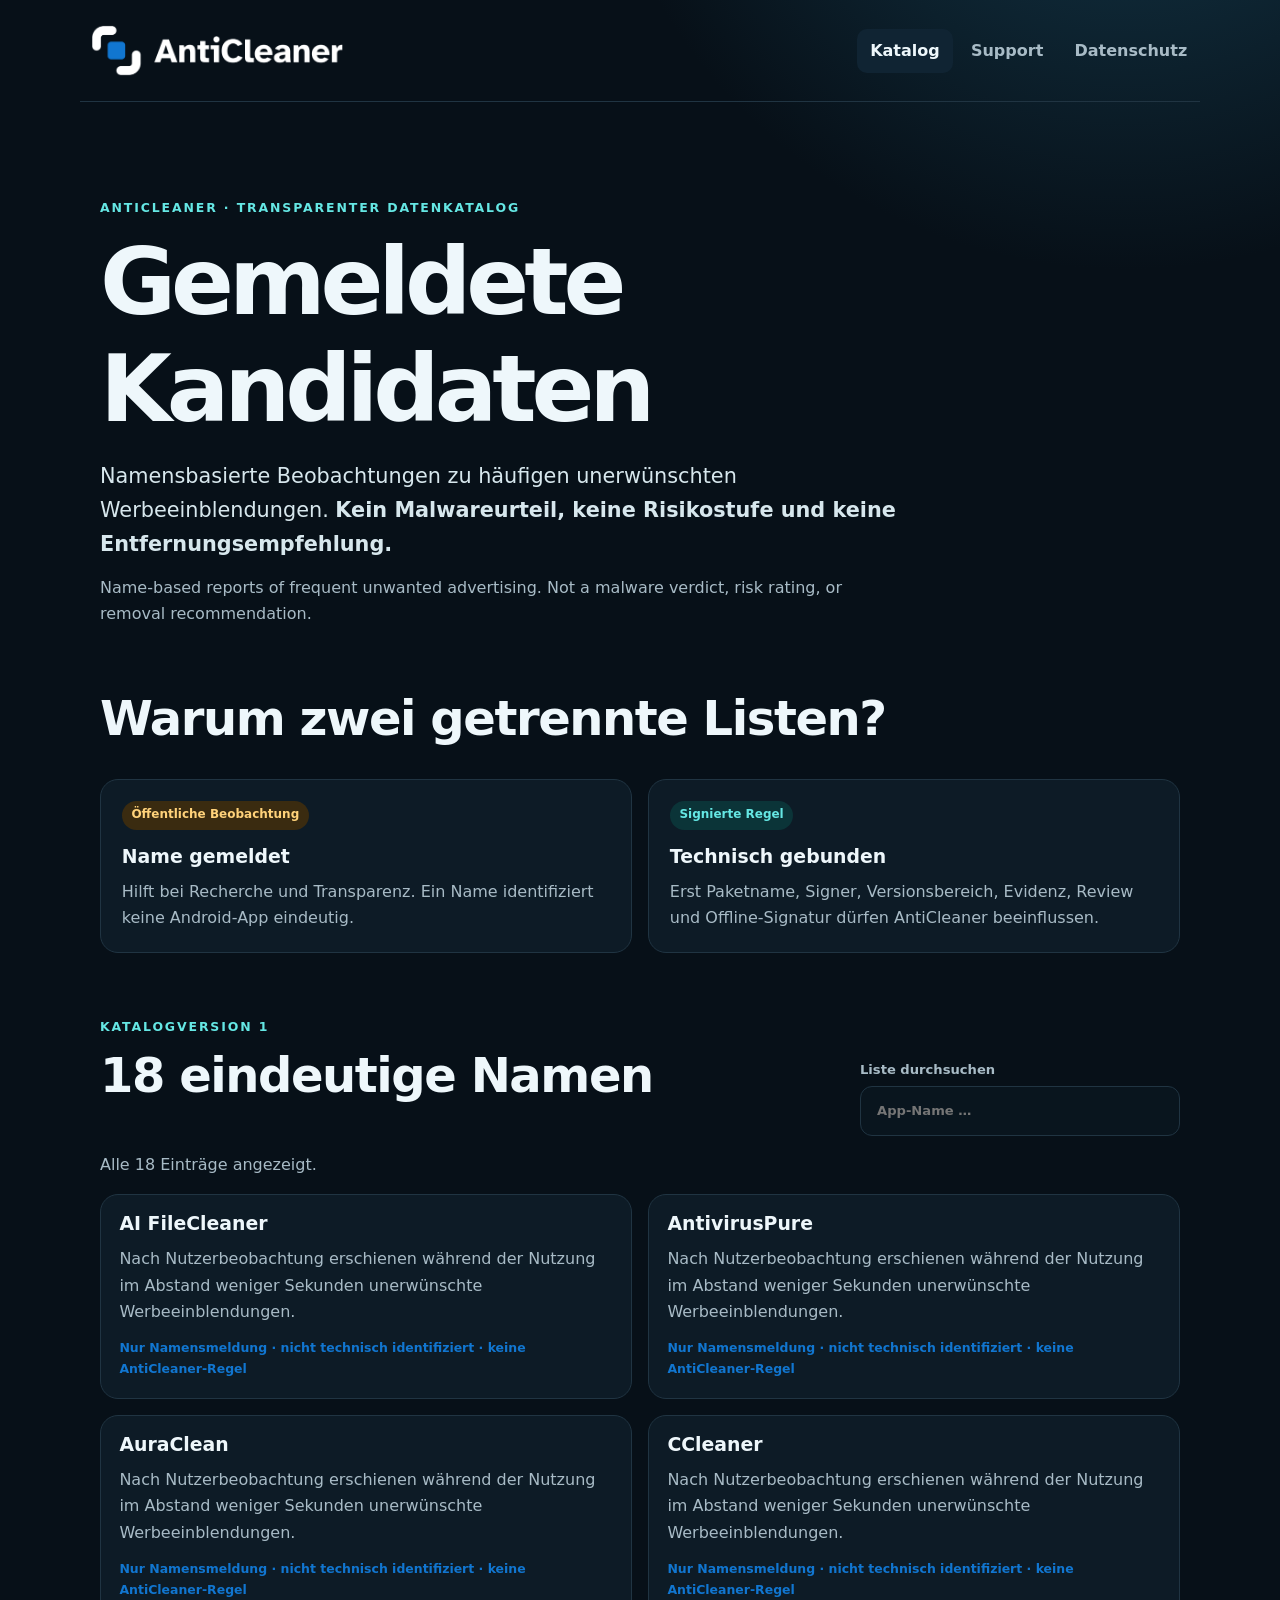
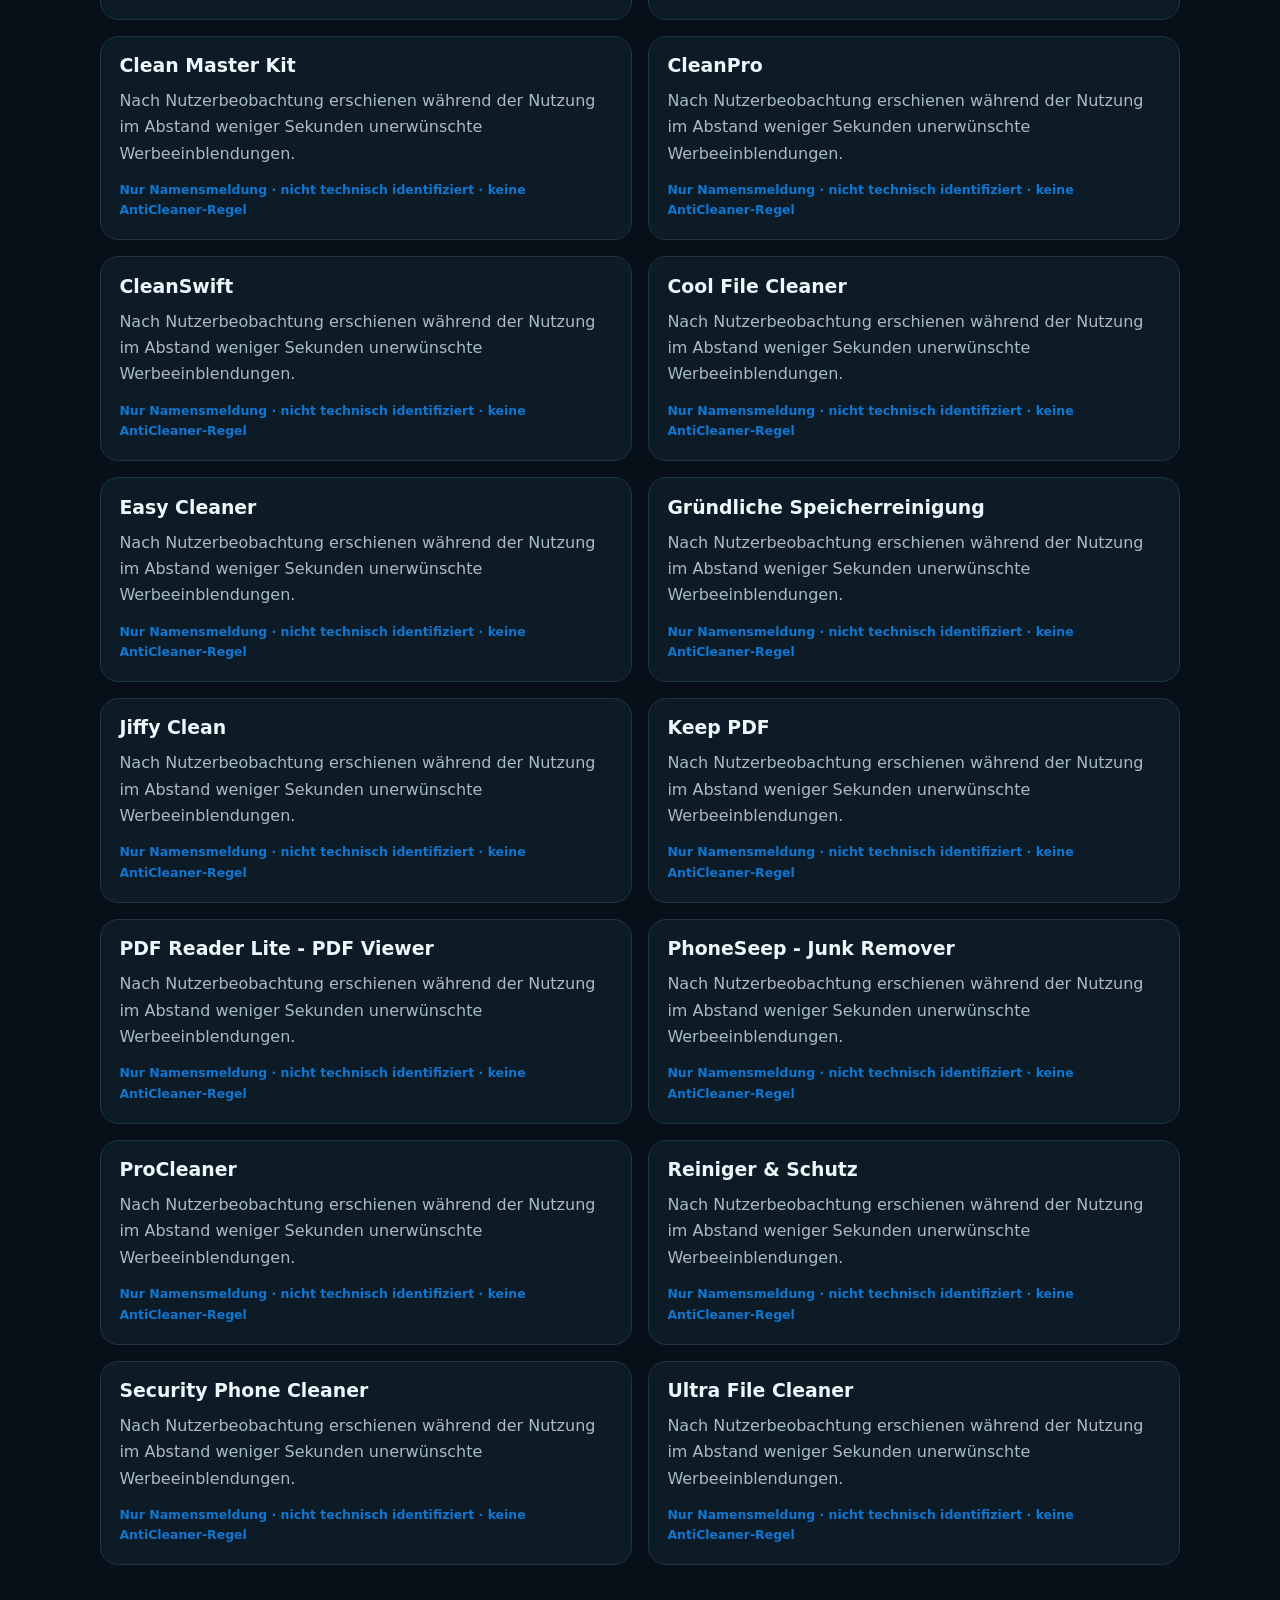
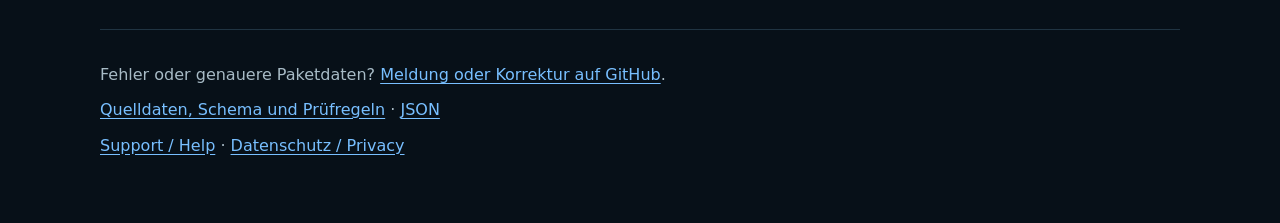
<file: docs/index.html>
<!doctype html><html lang="de"><head><meta charset="utf-8"><meta name="viewport" content="width=device-width,initial-scale=1"><meta name="description" content="Transparente AntiCleaner-Beobachtungsliste. Kein Malwareurteil."><meta http-equiv="Content-Security-Policy" content="default-src 'self';script-src 'self';style-src 'self';connect-src 'self';img-src 'self' data:;object-src 'none';base-uri 'none';form-action 'none'"><title>AntiCleaner – gemeldete Kandidaten</title><link rel="icon" href="assets/anticleaner-app-icon.png"><link rel="stylesheet" href="styles.css"><link rel="stylesheet" href="legal.css"><script src="app.js" defer></script></head><body><nav class="site-nav catalog-site-nav" aria-label="Hauptnavigation"><a class="brand" href="index.html" aria-label="AntiCleaner Startseite"><img src="assets/anticleaner-logo-dark.png" alt="" width="1100" height="280"></a><div class="nav-links"><a href="index.html" aria-current="page">Katalog</a><a href="support.html">Support</a><a href="privacy.html">Datenschutz</a></div></nav><header><p class="eyebrow">ANTICLEANER · TRANSPARENTER DATENKATALOG</p><h1>Gemeldete Kandidaten</h1><p class="lead">Namensbasierte Beobachtungen zu häufigen unerwünschten Werbeeinblendungen. <strong>Kein Malwareurteil, keine Risikostufe und keine Entfernungsempfehlung.</strong></p><p class="english">Name-based reports of frequent unwanted advertising. Not a malware verdict, risk rating, or removal recommendation.</p></header><main><section class="boundary" aria-labelledby="boundary-title"><h2 id="boundary-title">Warum zwei getrennte Listen?</h2><div class="boundary-grid"><article><span class="badge report">Öffentliche Beobachtung</span><h3>Name gemeldet</h3><p>Hilft bei Recherche und Transparenz. Ein Name identifiziert keine Android-App eindeutig.</p></article><article><span class="badge rule">Signierte Regel</span><h3>Technisch gebunden</h3><p>Erst Paketname, Signer, Versionsbereich, Evidenz, Review und Offline-Signatur dürfen AntiCleaner beeinflussen.</p></article></div></section><section aria-labelledby="catalog-title"><div class="catalog-heading"><div><p class="eyebrow">KATALOGVERSION <span id="version">–</span></p><h2 id="catalog-title"><span id="count">–</span> eindeutige Namen</h2></div><label for="search">Liste durchsuchen<input id="search" type="search" autocomplete="off" placeholder="App-Name …"></label></div><p id="status" role="status" aria-live="polite">Katalog wird geladen …</p><ul id="catalog" class="catalog" aria-label="Gemeldete App-Namen"></ul></section></main><footer><p>Fehler oder genauere Paketdaten? <a href="https://github.com/kiweidi/anticleaner-rules/issues/new/choose">Meldung oder Korrektur auf GitHub</a>.</p><p><a href="https://github.com/kiweidi/anticleaner-rules">Quelldaten, Schema und Prüfregeln</a> · <a href="data/reported-candidates.v1.json">JSON</a></p><p class="catalog-footer-links"><a href="support.html">Support / Help</a> · <a href="privacy.html">Datenschutz / Privacy</a></p></footer></body></html>
</file>
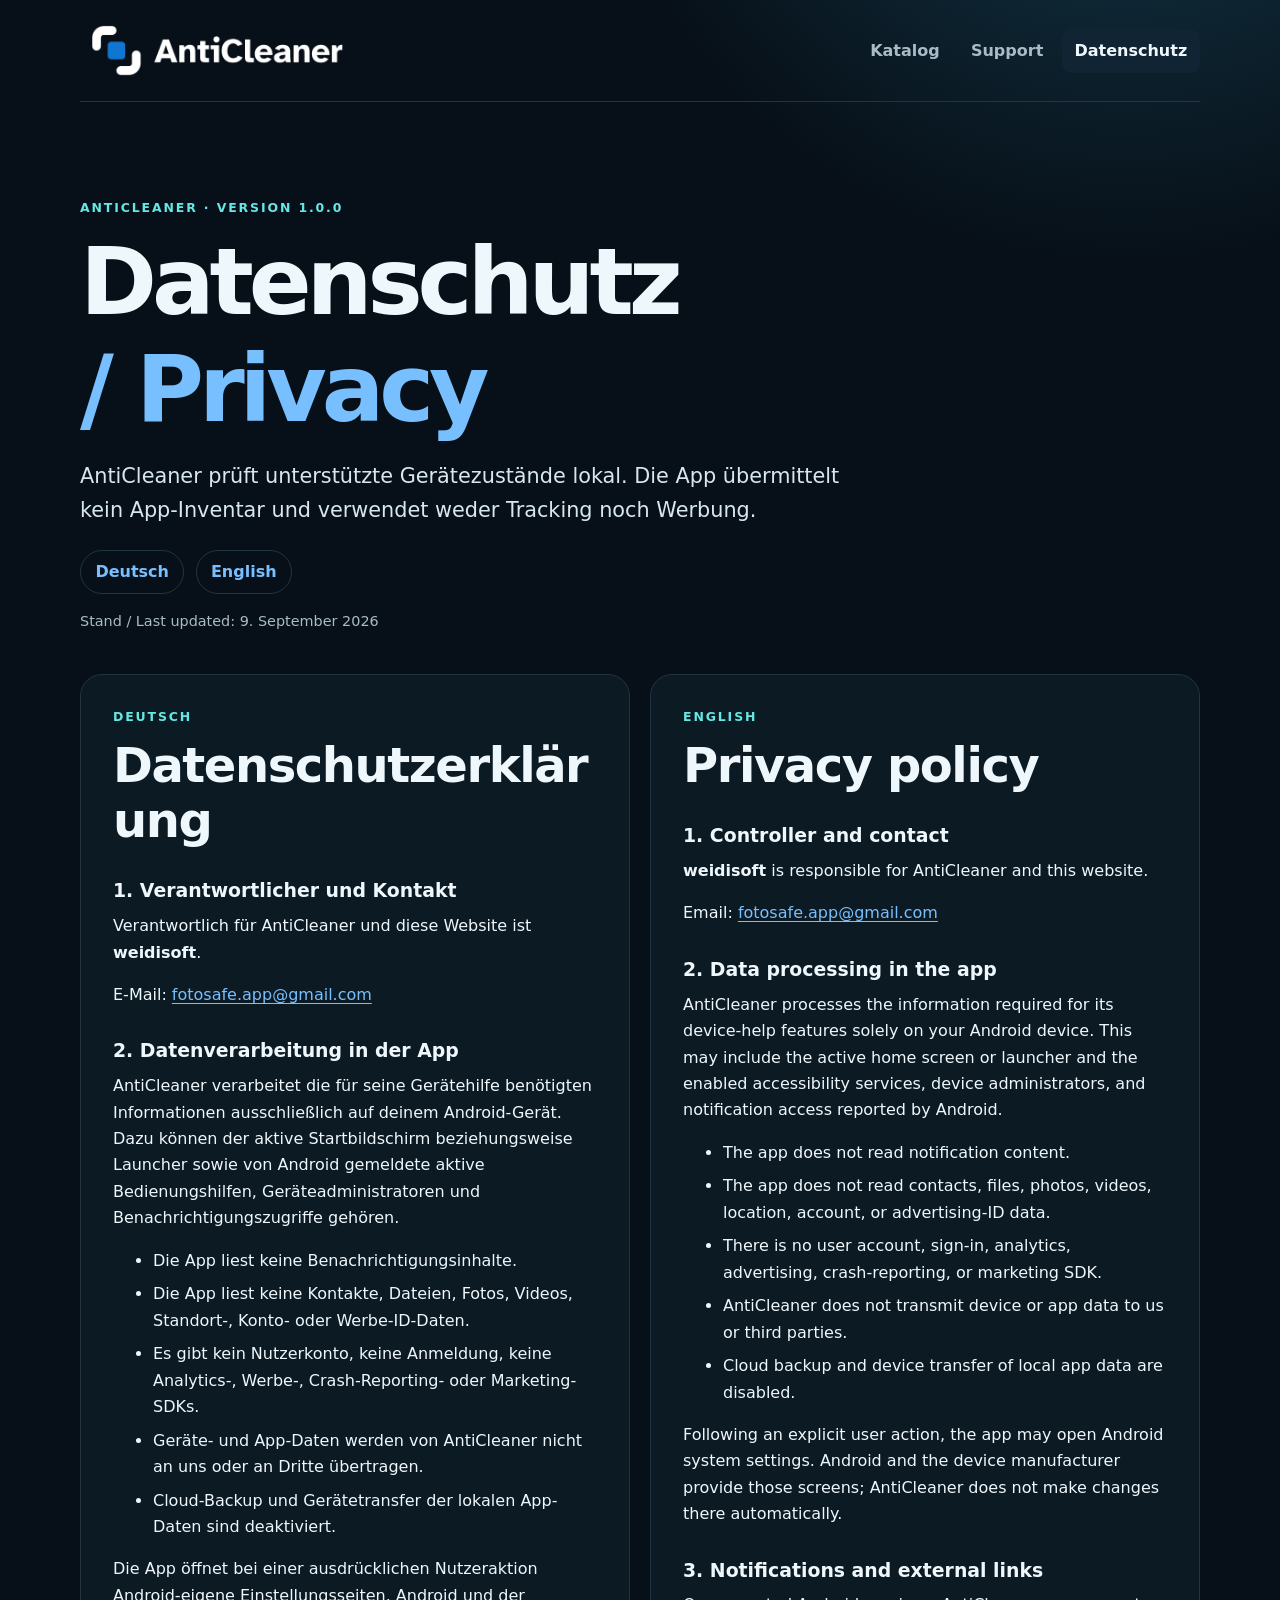
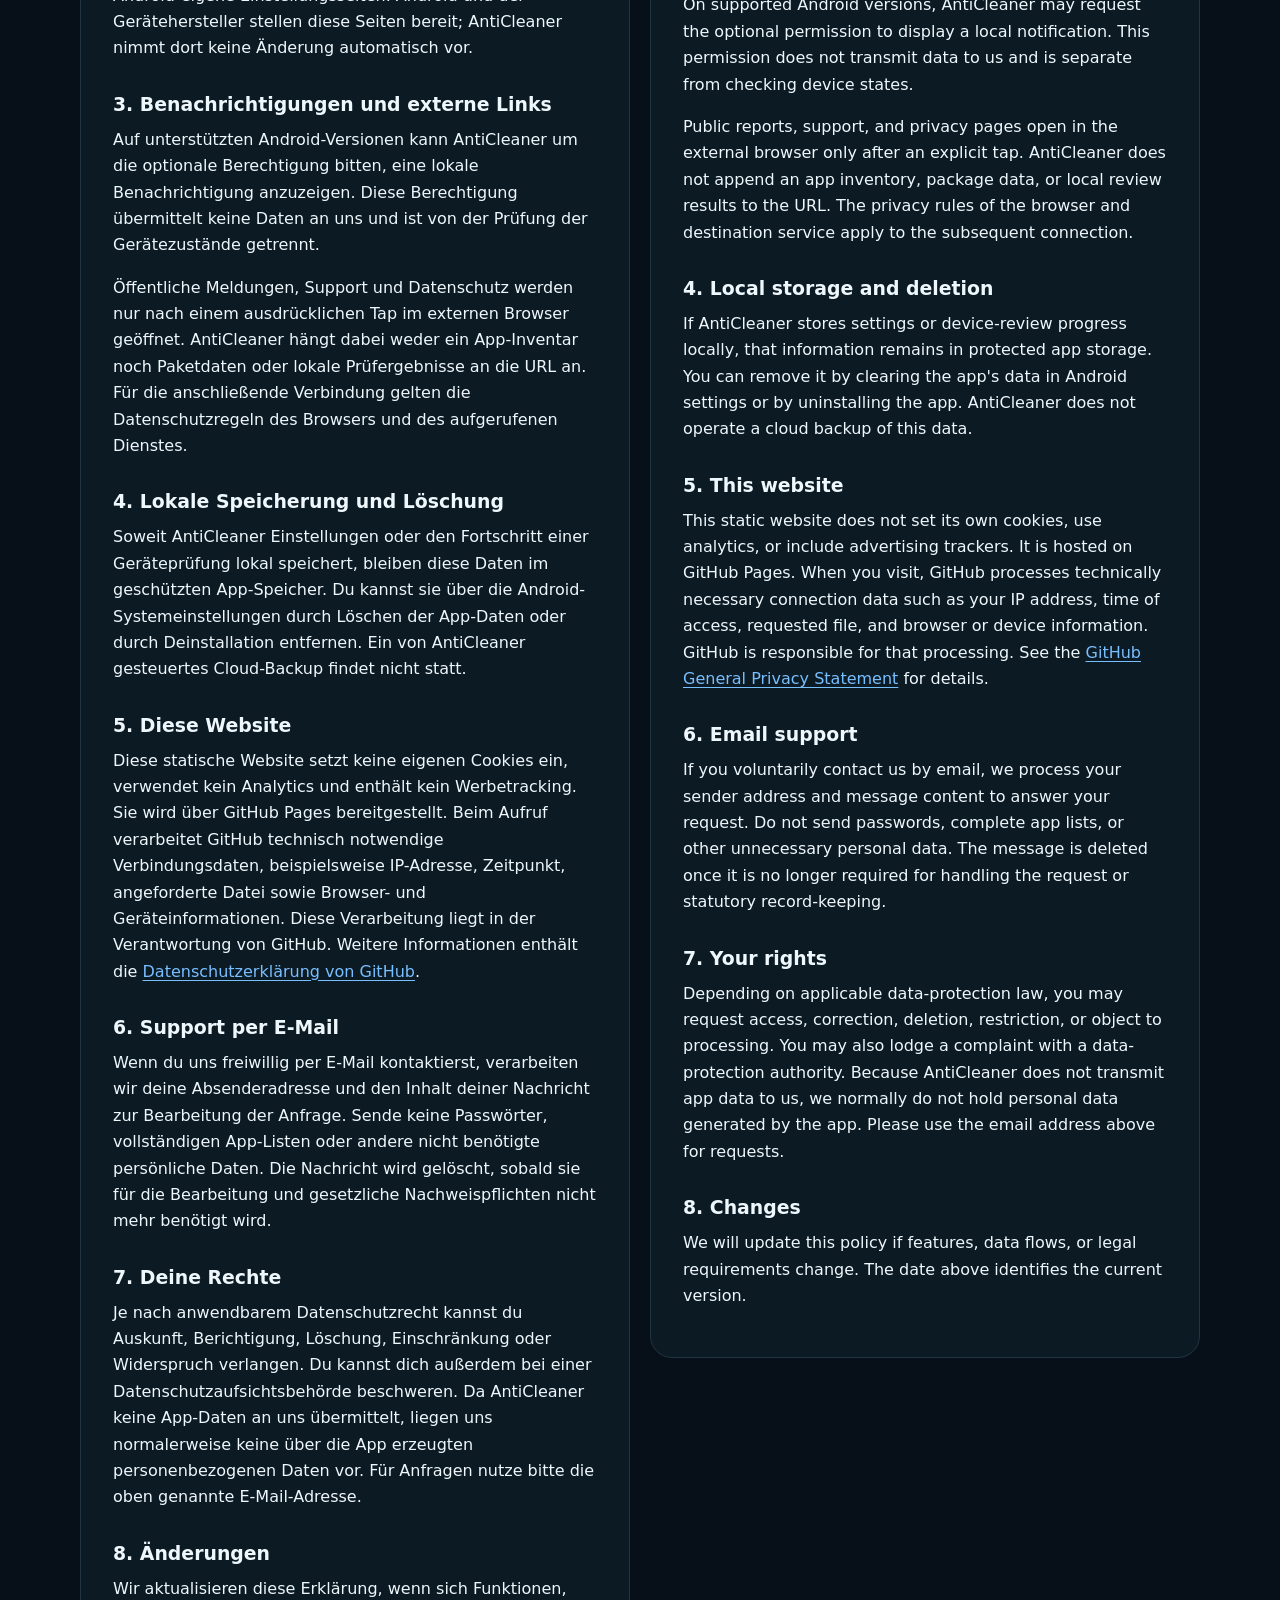
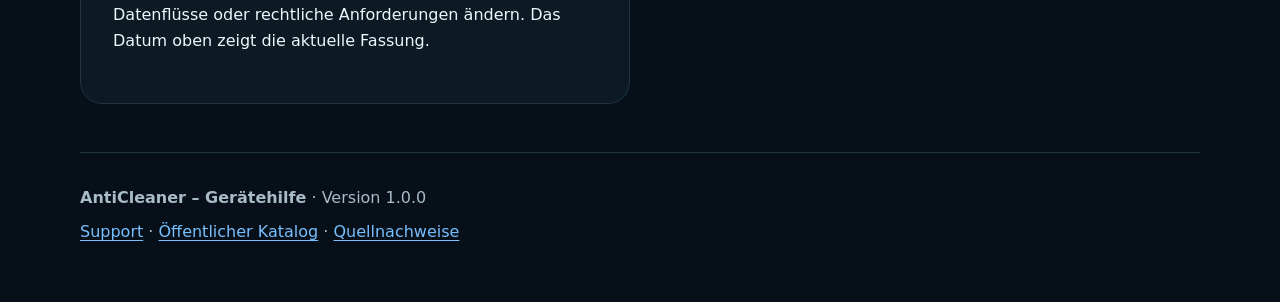
<file: docs/privacy.html>
<!doctype html>
<html lang="de">
<head>
  <meta charset="utf-8">
  <meta name="viewport" content="width=device-width, initial-scale=1">
  <meta name="description" content="Datenschutzerklärung für die Android-App AntiCleaner – Gerätehilfe und diese Website, auf Deutsch und Englisch.">
  <meta http-equiv="Content-Security-Policy" content="default-src 'self'; img-src 'self'; style-src 'self'; base-uri 'self'; form-action 'none'; object-src 'none'">
  <title>Datenschutz / Privacy · AntiCleaner</title>
  <link rel="icon" href="assets/anticleaner-app-icon.png">
  <link rel="stylesheet" href="legal.css">
</head>
<body>
  <a class="skip-link" href="#content">Zum Inhalt springen</a>
  <nav class="site-nav" aria-label="Hauptnavigation">
    <a class="brand" href="index.html" aria-label="AntiCleaner Startseite">
      <img src="assets/anticleaner-logo-dark.png" alt="" width="1100" height="280">
    </a>
    <div class="nav-links">
      <a href="index.html">Katalog</a>
      <a href="support.html">Support</a>
      <a href="privacy.html" aria-current="page">Datenschutz</a>
    </div>
  </nav>

  <header class="page-hero">
    <p class="eyebrow">ANTICLEANER · VERSION 1.0.0</p>
    <h1>Datenschutz <span lang="en">/ Privacy</span></h1>
    <p class="lead">AntiCleaner prüft unterstützte Gerätezustände lokal. Die App übermittelt kein App-Inventar und verwendet weder Tracking noch Werbung.</p>
    <div class="language-links" aria-label="Sprachauswahl">
      <a href="#de">Deutsch</a>
      <a href="#en" lang="en">English</a>
    </div>
    <p class="updated">Stand / Last updated: 9. September 2026</p>
  </header>

  <main id="content" class="legal-layout">
    <article id="de" lang="de" aria-labelledby="de-title">
      <p class="language-label">DEUTSCH</p>
      <h2 id="de-title">Datenschutzerklärung</h2>

      <section>
        <h3>1. Verantwortlicher und Kontakt</h3>
        <p>Verantwortlich für AntiCleaner und diese Website ist <strong>weidisoft</strong>.</p>
        <p>E-Mail: <a href="mailto:fotosafe.app@gmail.com?subject=AntiCleaner%20Datenschutz">fotosafe.app@gmail.com</a></p>
      </section>

      <section>
        <h3>2. Datenverarbeitung in der App</h3>
        <p>AntiCleaner verarbeitet die für seine Gerätehilfe benötigten Informationen ausschließlich auf deinem Android-Gerät. Dazu können der aktive Startbildschirm beziehungsweise Launcher sowie von Android gemeldete aktive Bedienungshilfen, Geräteadministratoren und Benachrichtigungszugriffe gehören.</p>
        <ul>
          <li>Die App liest keine Benachrichtigungsinhalte.</li>
          <li>Die App liest keine Kontakte, Dateien, Fotos, Videos, Standort-, Konto- oder Werbe-ID-Daten.</li>
          <li>Es gibt kein Nutzerkonto, keine Anmeldung, keine Analytics-, Werbe-, Crash-Reporting- oder Marketing-SDKs.</li>
          <li>Geräte- und App-Daten werden von AntiCleaner nicht an uns oder an Dritte übertragen.</li>
          <li>Cloud-Backup und Gerätetransfer der lokalen App-Daten sind deaktiviert.</li>
        </ul>
        <p>Die App öffnet bei einer ausdrücklichen Nutzeraktion Android-eigene Einstellungsseiten. Android und der Gerätehersteller stellen diese Seiten bereit; AntiCleaner nimmt dort keine Änderung automatisch vor.</p>
      </section>

      <section>
        <h3>3. Benachrichtigungen und externe Links</h3>
        <p>Auf unterstützten Android-Versionen kann AntiCleaner um die optionale Berechtigung bitten, eine lokale Benachrichtigung anzuzeigen. Diese Berechtigung übermittelt keine Daten an uns und ist von der Prüfung der Gerätezustände getrennt.</p>
        <p>Öffentliche Meldungen, Support und Datenschutz werden nur nach einem ausdrücklichen Tap im externen Browser geöffnet. AntiCleaner hängt dabei weder ein App-Inventar noch Paketdaten oder lokale Prüfergebnisse an die URL an. Für die anschließende Verbindung gelten die Datenschutzregeln des Browsers und des aufgerufenen Dienstes.</p>
      </section>

      <section>
        <h3>4. Lokale Speicherung und Löschung</h3>
        <p>Soweit AntiCleaner Einstellungen oder den Fortschritt einer Geräteprüfung lokal speichert, bleiben diese Daten im geschützten App-Speicher. Du kannst sie über die Android-Systemeinstellungen durch Löschen der App-Daten oder durch Deinstallation entfernen. Ein von AntiCleaner gesteuertes Cloud-Backup findet nicht statt.</p>
      </section>

      <section>
        <h3>5. Diese Website</h3>
        <p>Diese statische Website setzt keine eigenen Cookies ein, verwendet kein Analytics und enthält kein Werbetracking. Sie wird über GitHub Pages bereitgestellt. Beim Aufruf verarbeitet GitHub technisch notwendige Verbindungsdaten, beispielsweise IP-Adresse, Zeitpunkt, angeforderte Datei sowie Browser- und Geräteinformationen. Diese Verarbeitung liegt in der Verantwortung von GitHub. Weitere Informationen enthält die <a href="https://docs.github.com/de/site-policy/privacy-policies/github-general-privacy-statement">Datenschutzerklärung von GitHub</a>.</p>
      </section>

      <section>
        <h3>6. Support per E-Mail</h3>
        <p>Wenn du uns freiwillig per E-Mail kontaktierst, verarbeiten wir deine Absenderadresse und den Inhalt deiner Nachricht zur Bearbeitung der Anfrage. Sende keine Passwörter, vollständigen App-Listen oder andere nicht benötigte persönliche Daten. Die Nachricht wird gelöscht, sobald sie für die Bearbeitung und gesetzliche Nachweispflichten nicht mehr benötigt wird.</p>
      </section>

      <section>
        <h3>7. Deine Rechte</h3>
        <p>Je nach anwendbarem Datenschutzrecht kannst du Auskunft, Berichtigung, Löschung, Einschränkung oder Widerspruch verlangen. Du kannst dich außerdem bei einer Datenschutzaufsichtsbehörde beschweren. Da AntiCleaner keine App-Daten an uns übermittelt, liegen uns normalerweise keine über die App erzeugten personenbezogenen Daten vor. Für Anfragen nutze bitte die oben genannte E-Mail-Adresse.</p>
      </section>

      <section>
        <h3>8. Änderungen</h3>
        <p>Wir aktualisieren diese Erklärung, wenn sich Funktionen, Datenflüsse oder rechtliche Anforderungen ändern. Das Datum oben zeigt die aktuelle Fassung.</p>
      </section>
    </article>

    <article id="en" lang="en" aria-labelledby="en-title">
      <p class="language-label">ENGLISH</p>
      <h2 id="en-title">Privacy policy</h2>

      <section>
        <h3>1. Controller and contact</h3>
        <p><strong>weidisoft</strong> is responsible for AntiCleaner and this website.</p>
        <p>Email: <a href="mailto:fotosafe.app@gmail.com?subject=AntiCleaner%20Privacy">fotosafe.app@gmail.com</a></p>
      </section>

      <section>
        <h3>2. Data processing in the app</h3>
        <p>AntiCleaner processes the information required for its device-help features solely on your Android device. This may include the active home screen or launcher and the enabled accessibility services, device administrators, and notification access reported by Android.</p>
        <ul>
          <li>The app does not read notification content.</li>
          <li>The app does not read contacts, files, photos, videos, location, account, or advertising-ID data.</li>
          <li>There is no user account, sign-in, analytics, advertising, crash-reporting, or marketing SDK.</li>
          <li>AntiCleaner does not transmit device or app data to us or third parties.</li>
          <li>Cloud backup and device transfer of local app data are disabled.</li>
        </ul>
        <p>Following an explicit user action, the app may open Android system settings. Android and the device manufacturer provide those screens; AntiCleaner does not make changes there automatically.</p>
      </section>

      <section>
        <h3>3. Notifications and external links</h3>
        <p>On supported Android versions, AntiCleaner may request the optional permission to display a local notification. This permission does not transmit data to us and is separate from checking device states.</p>
        <p>Public reports, support, and privacy pages open in the external browser only after an explicit tap. AntiCleaner does not append an app inventory, package data, or local review results to the URL. The privacy rules of the browser and destination service apply to the subsequent connection.</p>
      </section>

      <section>
        <h3>4. Local storage and deletion</h3>
        <p>If AntiCleaner stores settings or device-review progress locally, that information remains in protected app storage. You can remove it by clearing the app's data in Android settings or by uninstalling the app. AntiCleaner does not operate a cloud backup of this data.</p>
      </section>

      <section>
        <h3>5. This website</h3>
        <p>This static website does not set its own cookies, use analytics, or include advertising trackers. It is hosted on GitHub Pages. When you visit, GitHub processes technically necessary connection data such as your IP address, time of access, requested file, and browser or device information. GitHub is responsible for that processing. See the <a href="https://docs.github.com/en/site-policy/privacy-policies/github-general-privacy-statement">GitHub General Privacy Statement</a> for details.</p>
      </section>

      <section>
        <h3>6. Email support</h3>
        <p>If you voluntarily contact us by email, we process your sender address and message content to answer your request. Do not send passwords, complete app lists, or other unnecessary personal data. The message is deleted once it is no longer required for handling the request or statutory record-keeping.</p>
      </section>

      <section>
        <h3>7. Your rights</h3>
        <p>Depending on applicable data-protection law, you may request access, correction, deletion, restriction, or object to processing. You may also lodge a complaint with a data-protection authority. Because AntiCleaner does not transmit app data to us, we normally do not hold personal data generated by the app. Please use the email address above for requests.</p>
      </section>

      <section>
        <h3>8. Changes</h3>
        <p>We will update this policy if features, data flows, or legal requirements change. The date above identifies the current version.</p>
      </section>
    </article>
  </main>

  <footer class="site-footer">
    <p><strong>AntiCleaner – Gerätehilfe</strong> · Version 1.0.0</p>
    <p><a href="support.html">Support</a> · <a href="index.html">Öffentlicher Katalog</a> · <a href="https://github.com/kiweidi/anticleaner-rules">Quellnachweise</a></p>
  </footer>
</body>
</html>
</file>
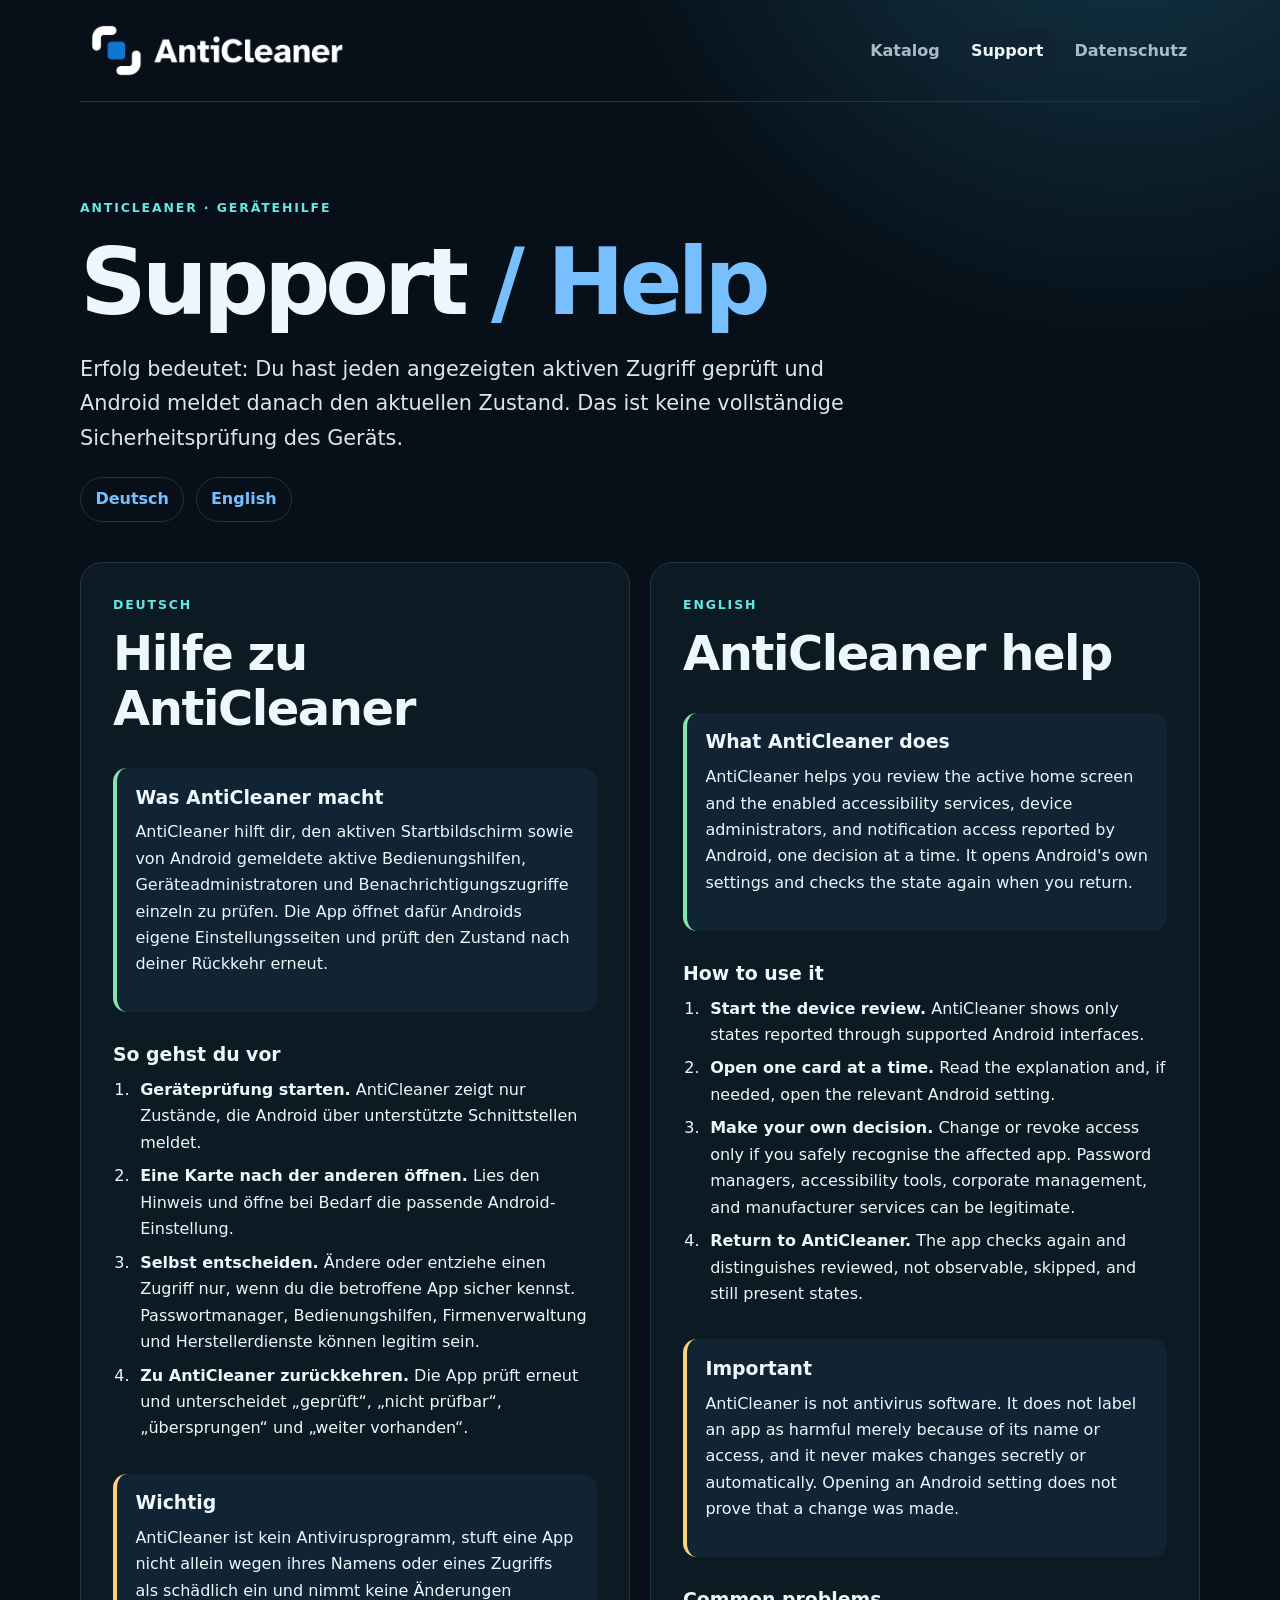
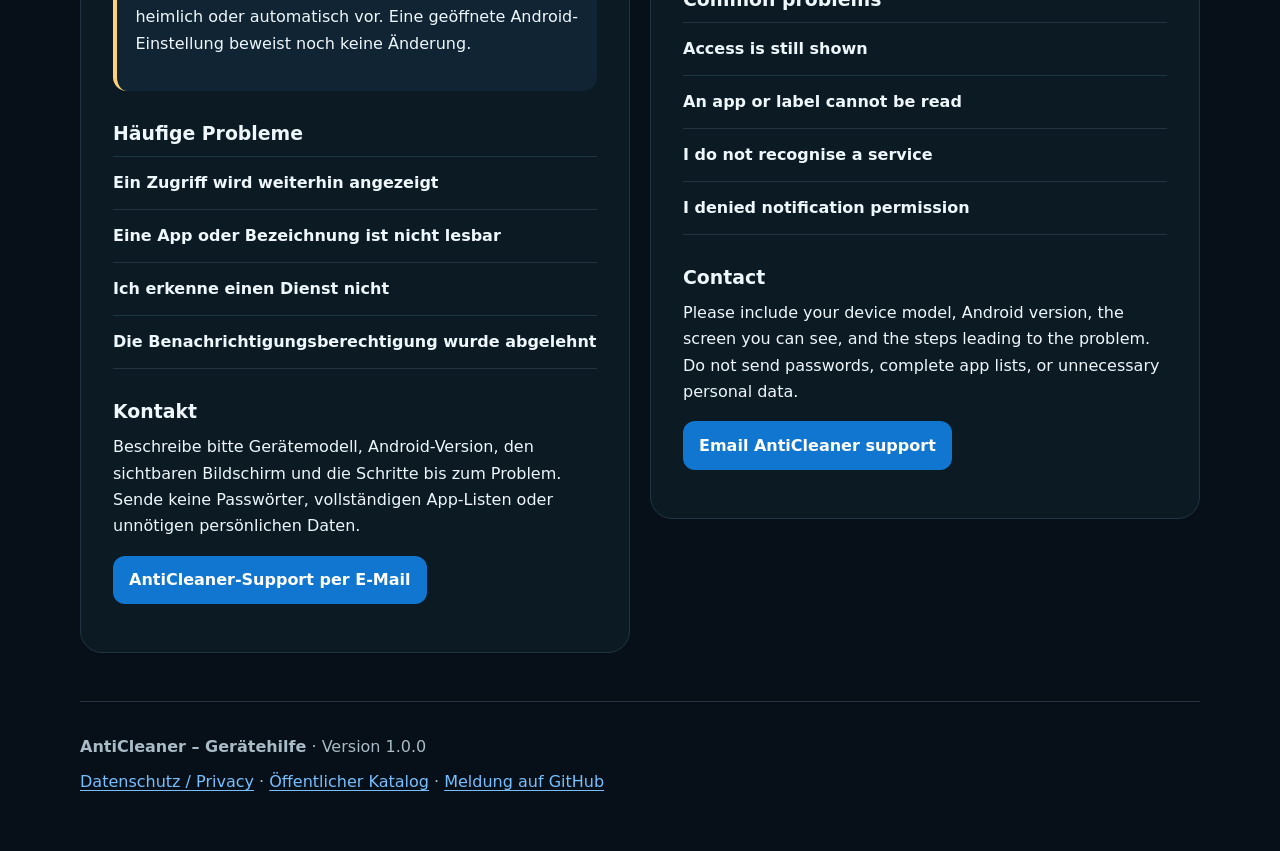
<file: docs/support.html>
<!doctype html>
<html lang="de">
<head>
  <meta charset="utf-8">
  <meta name="viewport" content="width=device-width, initial-scale=1">
  <meta name="description" content="Hilfe und Kontakt für AntiCleaner – Gerätehilfe, auf Deutsch und Englisch.">
  <meta http-equiv="Content-Security-Policy" content="default-src 'self'; img-src 'self'; style-src 'self'; base-uri 'self'; form-action 'none'; object-src 'none'">
  <title>Support / Help · AntiCleaner</title>
  <link rel="icon" href="assets/anticleaner-app-icon.png">
  <link rel="stylesheet" href="legal.css">
</head>
<body>
  <a class="skip-link" href="#content">Zum Inhalt springen</a>
  <nav class="site-nav" aria-label="Hauptnavigation">
    <a class="brand" href="index.html" aria-label="AntiCleaner Startseite">
      <img src="assets/anticleaner-logo-dark.png" alt="" width="1100" height="280">
    </a>
    <div class="nav-links">
      <a href="index.html">Katalog</a>
      <a href="support.html" aria-current="page">Support</a>
      <a href="privacy.html">Datenschutz</a>
    </div>
  </nav>

  <header class="page-hero">
    <p class="eyebrow">ANTICLEANER · GERÄTEHILFE</p>
    <h1>Support <span lang="en">/ Help</span></h1>
    <p class="lead">Erfolg bedeutet: Du hast jeden angezeigten aktiven Zugriff geprüft und Android meldet danach den aktuellen Zustand. Das ist keine vollständige Sicherheitsprüfung des Geräts.</p>
    <div class="language-links" aria-label="Sprachauswahl">
      <a href="#de">Deutsch</a>
      <a href="#en" lang="en">English</a>
    </div>
  </header>

  <main id="content" class="legal-layout support-layout">
    <article id="de" lang="de" aria-labelledby="de-title">
      <p class="language-label">DEUTSCH</p>
      <h2 id="de-title">Hilfe zu AntiCleaner</h2>

      <section class="callout good">
        <h3>Was AntiCleaner macht</h3>
        <p>AntiCleaner hilft dir, den aktiven Startbildschirm sowie von Android gemeldete aktive Bedienungshilfen, Geräteadministratoren und Benachrichtigungszugriffe einzeln zu prüfen. Die App öffnet dafür Androids eigene Einstellungsseiten und prüft den Zustand nach deiner Rückkehr erneut.</p>
      </section>

      <section>
        <h3>So gehst du vor</h3>
        <ol class="steps">
          <li><strong>Geräteprüfung starten.</strong> AntiCleaner zeigt nur Zustände, die Android über unterstützte Schnittstellen meldet.</li>
          <li><strong>Eine Karte nach der anderen öffnen.</strong> Lies den Hinweis und öffne bei Bedarf die passende Android-Einstellung.</li>
          <li><strong>Selbst entscheiden.</strong> Ändere oder entziehe einen Zugriff nur, wenn du die betroffene App sicher kennst. Passwortmanager, Bedienungshilfen, Firmenverwaltung und Herstellerdienste können legitim sein.</li>
          <li><strong>Zu AntiCleaner zurückkehren.</strong> Die App prüft erneut und unterscheidet „geprüft“, „nicht prüfbar“, „übersprungen“ und „weiter vorhanden“.</li>
        </ol>
      </section>

      <section class="callout caution">
        <h3>Wichtig</h3>
        <p>AntiCleaner ist kein Antivirusprogramm, stuft eine App nicht allein wegen ihres Namens oder eines Zugriffs als schädlich ein und nimmt keine Änderungen heimlich oder automatisch vor. Eine geöffnete Android-Einstellung beweist noch keine Änderung.</p>
      </section>

      <section>
        <h3>Häufige Probleme</h3>
        <details>
          <summary>Ein Zugriff wird weiterhin angezeigt</summary>
          <p>Prüfe in der geöffneten Android-Einstellung, ob du die Änderung wirklich bestätigt hast. Kehre danach zu AntiCleaner zurück. Manche Hersteller zeigen zusätzliche Bestätigungen oder verwenden andere Bezeichnungen.</p>
        </details>
        <details>
          <summary>Eine App oder Bezeichnung ist nicht lesbar</summary>
          <p>Android begrenzt aus Datenschutzgründen, welche anderen Apps sichtbar sind. AntiCleaner fordert keine vollständige Paketliste an. Eine nicht lesbare Bezeichnung wird deshalb neutral als nicht prüfbar behandelt.</p>
        </details>
        <details>
          <summary>Ich erkenne einen Dienst nicht</summary>
          <p>Entziehe den Zugriff nicht auf Verdacht. Suche zuerst nach dem exakten Namen in den Android-App-Informationen oder beim Gerätehersteller. Bei Firmen- oder Familiengeräten frage die zuständige Person.</p>
        </details>
        <details>
          <summary>Die Benachrichtigungsberechtigung wurde abgelehnt</summary>
          <p>Die Geräteprüfung bleibt davon getrennt. Du kannst die Berechtigung später in Android unter App-Info → Benachrichtigungen ändern.</p>
        </details>
      </section>

      <section>
        <h3>Kontakt</h3>
        <p>Beschreibe bitte Gerätemodell, Android-Version, den sichtbaren Bildschirm und die Schritte bis zum Problem. Sende keine Passwörter, vollständigen App-Listen oder unnötigen persönlichen Daten.</p>
        <p><a class="button" href="mailto:fotosafe.app@gmail.com?subject=AntiCleaner%20Support">AntiCleaner-Support per E-Mail</a></p>
      </section>
    </article>

    <article id="en" lang="en" aria-labelledby="en-title">
      <p class="language-label">ENGLISH</p>
      <h2 id="en-title">AntiCleaner help</h2>

      <section class="callout good">
        <h3>What AntiCleaner does</h3>
        <p>AntiCleaner helps you review the active home screen and the enabled accessibility services, device administrators, and notification access reported by Android, one decision at a time. It opens Android's own settings and checks the state again when you return.</p>
      </section>

      <section>
        <h3>How to use it</h3>
        <ol class="steps">
          <li><strong>Start the device review.</strong> AntiCleaner shows only states reported through supported Android interfaces.</li>
          <li><strong>Open one card at a time.</strong> Read the explanation and, if needed, open the relevant Android setting.</li>
          <li><strong>Make your own decision.</strong> Change or revoke access only if you safely recognise the affected app. Password managers, accessibility tools, corporate management, and manufacturer services can be legitimate.</li>
          <li><strong>Return to AntiCleaner.</strong> The app checks again and distinguishes reviewed, not observable, skipped, and still present states.</li>
        </ol>
      </section>

      <section class="callout caution">
        <h3>Important</h3>
        <p>AntiCleaner is not antivirus software. It does not label an app as harmful merely because of its name or access, and it never makes changes secretly or automatically. Opening an Android setting does not prove that a change was made.</p>
      </section>

      <section>
        <h3>Common problems</h3>
        <details>
          <summary>Access is still shown</summary>
          <p>In the Android setting that opened, check whether you actually confirmed the change. Then return to AntiCleaner. Some manufacturers add another confirmation or use different labels.</p>
        </details>
        <details>
          <summary>An app or label cannot be read</summary>
          <p>For privacy, Android limits which other apps are visible. AntiCleaner does not request a complete package list. An unreadable label is therefore treated neutrally as not observable.</p>
        </details>
        <details>
          <summary>I do not recognise a service</summary>
          <p>Do not revoke access based on a guess. First look up the exact name in Android's app information or the device manufacturer's documentation. On work or family devices, ask the responsible person.</p>
        </details>
        <details>
          <summary>I denied notification permission</summary>
          <p>The device review remains separate. You can change the permission later in Android under App info → Notifications.</p>
        </details>
      </section>

      <section>
        <h3>Contact</h3>
        <p>Please include your device model, Android version, the screen you can see, and the steps leading to the problem. Do not send passwords, complete app lists, or unnecessary personal data.</p>
        <p><a class="button" href="mailto:fotosafe.app@gmail.com?subject=AntiCleaner%20Support">Email AntiCleaner support</a></p>
      </section>
    </article>
  </main>

  <footer class="site-footer">
    <p><strong>AntiCleaner – Gerätehilfe</strong> · Version 1.0.0</p>
    <p><a href="privacy.html">Datenschutz / Privacy</a> · <a href="index.html">Öffentlicher Katalog</a> · <a href="https://github.com/kiweidi/anticleaner-rules/issues/new/choose">Meldung auf GitHub</a></p>
  </footer>
</body>
</html>
</file>
<file: docs/styles.css>
:root{color-scheme:dark;--bg:#071018;--card:#0d1b26;--line:#203442;--text:#eef7fb;--muted:#a8bbc6;--cyan:#65e7e4;--blue:#76a9ff;--amber:#ffd27a}*{box-sizing:border-box}body{margin:0;background:radial-gradient(circle at 90% -10%,#153c4f 0,transparent 38rem),var(--bg);color:var(--text);font:16px/1.55 system-ui,-apple-system,"Segoe UI",sans-serif}header,main,footer{width:min(1080px,calc(100% - 2rem));margin-inline:auto}header{padding:5rem 0 2.5rem}h1{max-width:760px;margin:.3rem 0 1rem;font-size:clamp(2.7rem,8vw,5.6rem);line-height:.98;letter-spacing:-.055em}h2{margin:0 0 1rem;font-size:clamp(1.5rem,3vw,2.2rem)}h3{margin:0 0 .45rem}p{margin:0}.lead{max-width:760px;color:#d7e7ed;font-size:clamp(1.05rem,2vw,1.3rem)}.english{max-width:760px;margin-top:.8rem;color:var(--muted)}.eyebrow{color:var(--cyan);font-size:.76rem;font-weight:750;letter-spacing:.15em}.boundary{margin:1.5rem 0 4rem}.boundary-grid,.catalog{display:grid;grid-template-columns:repeat(2,minmax(0,1fr));gap:1rem}.boundary article,.catalog li{border:1px solid var(--line);background:var(--card);border-radius:18px}.boundary article{padding:1.3rem}.boundary article p,.catalog li>p{color:var(--muted)}.badge{display:inline-block;margin-bottom:1rem;padding:.3rem .6rem;border-radius:999px;font-size:.75rem;font-weight:700}.report{color:var(--amber);background:#3a2b10}.rule{color:var(--cyan);background:#0b3438}.catalog-heading{display:flex;align-items:end;justify-content:space-between;gap:1.5rem}label{color:var(--muted);font-size:.82rem;font-weight:650}input{display:block;width:min(320px,80vw);margin-top:.35rem;padding:.8rem 1rem;border:1px solid var(--line);border-radius:12px;background:#09151e;color:var(--text);font:inherit}input:focus{outline:2px solid var(--cyan);outline-offset:2px}#status{margin:1rem 0;color:var(--muted)}.catalog{margin:0;padding:0;list-style:none}.catalog li{padding:1.15rem}.catalog .identity-boundary{margin-top:.8rem;color:var(--blue);font-size:.78rem;font-weight:650}footer{margin-top:4rem;padding:2rem 0 4rem;border-top:1px solid var(--line);color:var(--muted)}footer p+p{margin-top:.5rem}a{color:var(--cyan)}@media(max-width:700px){header{padding-top:3rem}.boundary-grid,.catalog{grid-template-columns:1fr}.catalog-heading{align-items:stretch;flex-direction:column}input{width:100%}}
</file>
<file: docs/legal.css>
:root {
  color-scheme: dark;
  --bg: #071018;
  --surface: #0d1b26;
  --surface-soft: #102433;
  --line: #203442;
  --text: #eef7fb;
  --muted: #a8bbc6;
  --blue: #1176d0;
  --blue-light: #78bfff;
  --cyan: #65e7e4;
  --amber: #ffd27a;
  --green: #83e6b0;
}

* { box-sizing: border-box; }
html { scroll-behavior: smooth; }
body {
  margin: 0;
  background: radial-gradient(circle at 88% -8%, #153c4f 0, transparent 34rem), var(--bg);
  color: var(--text);
  font: 16px/1.65 system-ui, -apple-system, "Segoe UI", sans-serif;
}
a { color: var(--blue-light); text-underline-offset: .2em; }
a:hover { color: var(--cyan); }
a:focus-visible, summary:focus-visible {
  outline: 3px solid var(--cyan);
  outline-offset: 4px;
  border-radius: 4px;
}
.skip-link {
  position: absolute;
  top: 0;
  left: .75rem;
  z-index: 10;
  padding: .7rem 1rem;
  border-radius: 10px;
  background: var(--text);
  color: var(--bg);
  transform: translateY(-180%);
}
.skip-link:focus { top: .75rem; transform: none; }
.site-nav, .page-hero, .legal-layout, .site-footer {
  width: min(1120px, calc(100% - 2rem));
  margin-inline: auto;
}
.site-nav {
  min-height: 76px;
  display: flex;
  align-items: center;
  justify-content: space-between;
  gap: 1.5rem;
  padding-block: .9rem;
  border-bottom: 1px solid var(--line);
}
.brand { display: inline-flex; min-height: 48px; align-items: center; }
.brand img { display: block; width: clamp(190px, 26vw, 275px); height: auto; }
.nav-links { display: flex; flex-wrap: wrap; justify-content: flex-end; gap: .35rem; }
.nav-links a {
  min-height: 44px;
  display: inline-flex;
  align-items: center;
  padding: .55rem .8rem;
  border-radius: 10px;
  color: var(--muted);
  text-decoration: none;
  font-weight: 700;
}
.nav-links a:hover, .nav-links a[aria-current="page"] {
  background: var(--surface-soft);
  color: var(--text);
}
.page-hero { padding: clamp(3rem, 8vw, 6rem) 0 2.5rem; }
.eyebrow, .language-label {
  margin: 0 0 .65rem;
  color: var(--cyan);
  font-size: .78rem;
  font-weight: 800;
  letter-spacing: .15em;
}
h1, h2, h3 { line-height: 1.15; text-wrap: balance; overflow-wrap: anywhere; }
h1 {
  max-width: 850px;
  margin: 0 0 1rem;
  font-size: clamp(2.8rem, 8vw, 5.8rem);
  letter-spacing: -.055em;
}
h1 span { color: var(--blue-light); }
h2 { margin: 0 0 2rem; font-size: clamp(2rem, 4vw, 3rem); letter-spacing: -.03em; }
h3 { margin: 0 0 .7rem; font-size: 1.18rem; }
p, ul, ol { margin-top: 0; }
.lead { max-width: 800px; color: #d7e7ed; font-size: clamp(1.08rem, 2vw, 1.3rem); }
.updated { margin: 1rem 0 0; color: var(--muted); font-size: .9rem; }
.language-links { display: flex; gap: .7rem; margin-top: 1.4rem; }
.language-links a {
  min-height: 44px;
  display: inline-flex;
  align-items: center;
  padding: .5rem .9rem;
  border: 1px solid var(--line);
  border-radius: 999px;
  text-decoration: none;
  font-weight: 750;
}
.legal-layout {
  display: grid;
  grid-template-columns: repeat(2, minmax(0, 1fr));
  gap: 1.25rem;
  align-items: start;
}
.legal-layout article {
  min-width: 0;
  padding: clamp(1.25rem, 3vw, 2rem);
  border: 1px solid var(--line);
  border-radius: 22px;
  background: color-mix(in srgb, var(--surface) 94%, transparent);
}
.legal-layout section[lang] { hyphens: auto; }
.legal-layout section + section { margin-top: 2rem; }
.legal-layout li + li { margin-top: .45rem; }
.callout { padding: 1.15rem; border-radius: 14px; background: var(--surface-soft); }
.callout.good { border-left: 4px solid var(--green); }
.callout.caution { border-left: 4px solid var(--amber); }
.steps { padding-left: 1.35rem; }
.steps li { padding-left: .35rem; }
details { border-top: 1px solid var(--line); }
details:last-of-type { border-bottom: 1px solid var(--line); }
summary {
  min-height: 52px;
  display: flex;
  align-items: center;
  cursor: pointer;
  font-weight: 750;
}
details p { padding: 0 0 1rem; color: var(--muted); }
.button {
  min-height: 48px;
  display: inline-flex;
  align-items: center;
  padding: .7rem 1rem;
  border-radius: 12px;
  background: var(--blue);
  color: white;
  text-decoration: none;
  font-weight: 800;
}
.button:hover { background: #1689ef; color: white; }
.site-footer { margin-top: 3rem; padding: 2rem 0 3rem; border-top: 1px solid var(--line); color: var(--muted); }
.site-footer p { margin-bottom: .5rem; }

/* Shared additions for the existing catalog landing page. */
.catalog-site-nav { margin-bottom: 1rem; }
.catalog-footer-links { margin-top: .6rem; }

@media (max-width: 760px) {
  .site-nav { align-items: flex-start; flex-direction: column; gap: .5rem; }
  .nav-links { width: 100%; justify-content: flex-start; }
  .nav-links a { flex: 1 1 auto; justify-content: center; }
  .legal-layout { grid-template-columns: 1fr; }
  .page-hero { padding-top: 2.6rem; }
}

@media (max-width: 390px) {
  body { font-size: 15.5px; }
  .site-nav, .page-hero, .legal-layout, .site-footer { width: min(100% - 1.2rem, 1120px); }
  .brand img { width: 200px; }
  .nav-links { gap: .2rem; }
  .nav-links a { padding-inline: .45rem; }
  .legal-layout article { padding: 1rem; border-radius: 16px; }
}
@media (max-width: 360px) {
  .legal-layout h2 { font-size: 1.5rem; }
}
</file>
